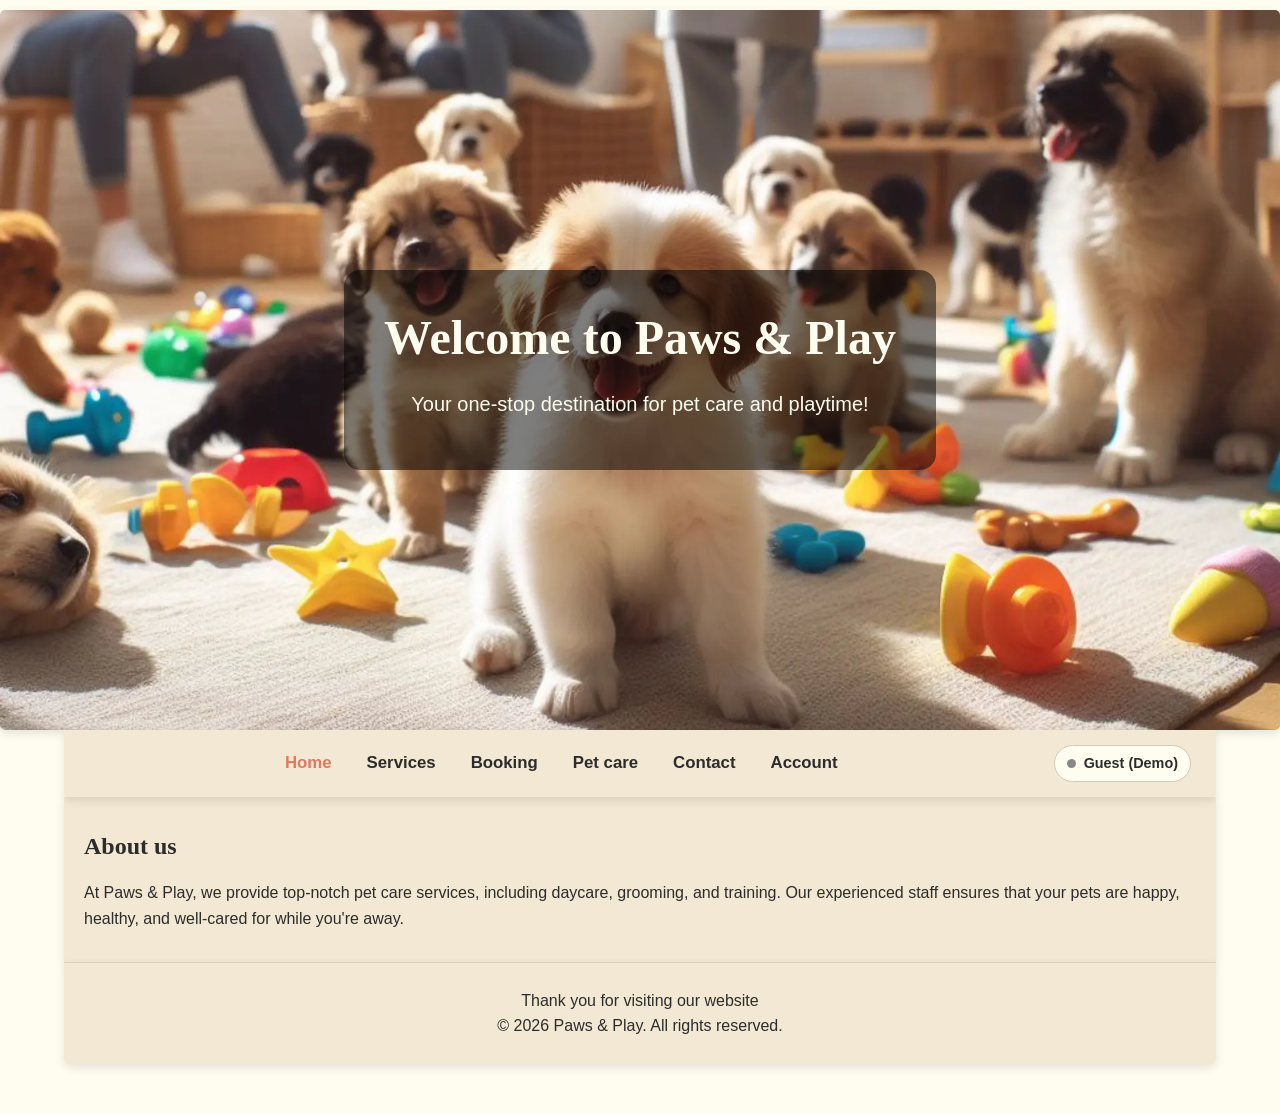
<file: index.html>
<!DOCTYPE html>
<html lang="en">

<head>
    <meta charset="UTF-8">
    <meta name="viewport" content="width=device-width, initial-scale=1.0">
    <title>Paws &amp; Play</title>
    <link rel="stylesheet" href="css/styles.css">
    <link rel="icon" type="image/x-icon" href="images/favicon.ico">
</head>

<body>
    <main>
        <!-- Hero banner with welcome message -->
        <section class="hero">
            <picture class="hero-picture">
                <source type="image/webp" srcset="images/index-images/daycare-hero-1920.webp 1920w" sizes="100vw">
                <img src="images/index-images/daycare-hero-1920.webp" alt="Happy pets playing" width="1920"
                    height="1080" fetchpriority="high">
            </picture>
            <div class="hero-content">
                <h1>Welcome to Paws &amp; Play</h1>
                <p>Your one-stop destination for pet care and playtime!</p>
            </div>
        </section>

        <!-- Main navigation and demo account badge -->
        <header class="header">
            <input type="checkbox" id="index-open-menu" class="index-menu-toggle">
            <label for="index-open-menu" class="index-menu-icon">&#9776;</label>
            <nav class="nav">
                <ul class="nav-list">
                    <li class="nav-item"><a href="index.html" class="nav-link" aria-current="page">Home</a></li>
                    <li class="nav-item"><a href="services.html" class="nav-link">Services</a></li>
                    <li class="nav-item"><a href="booking.html" class="nav-link">Booking</a></li>
                    <li class="nav-item"><a href="pet-care.html" class="nav-link">Pet care</a></li>
                    <li class="nav-item"><a href="contact.html" class="nav-link">Contact</a></li>
                    <li class="nav-item"><a href="account.html" class="nav-link">Account</a></li>
                </ul>
                <div class="user-corner" aria-label="Account status">
                    <span class="user-dot"></span>
                    <span>Guest (Demo)</span>
                </div>
            </nav>
        </header>

        <!-- About section -->
        <section class="content">
            <h2>About us</h2>
            <p>At Paws &amp; Play, we provide top-notch pet care services, including daycare, grooming, and training.
                Our
                experienced staff ensures that your pets are happy, healthy, and well-cared for while you're away.</p>
        </section>
    </main>

    <!-- Page footer -->
    <footer class="footer">
        <p>Thank you for visiting our website</p>
        <p>&copy; 2026 Paws &amp; Play. All rights reserved.</p>
    </footer>
</body>

</html>
</file>
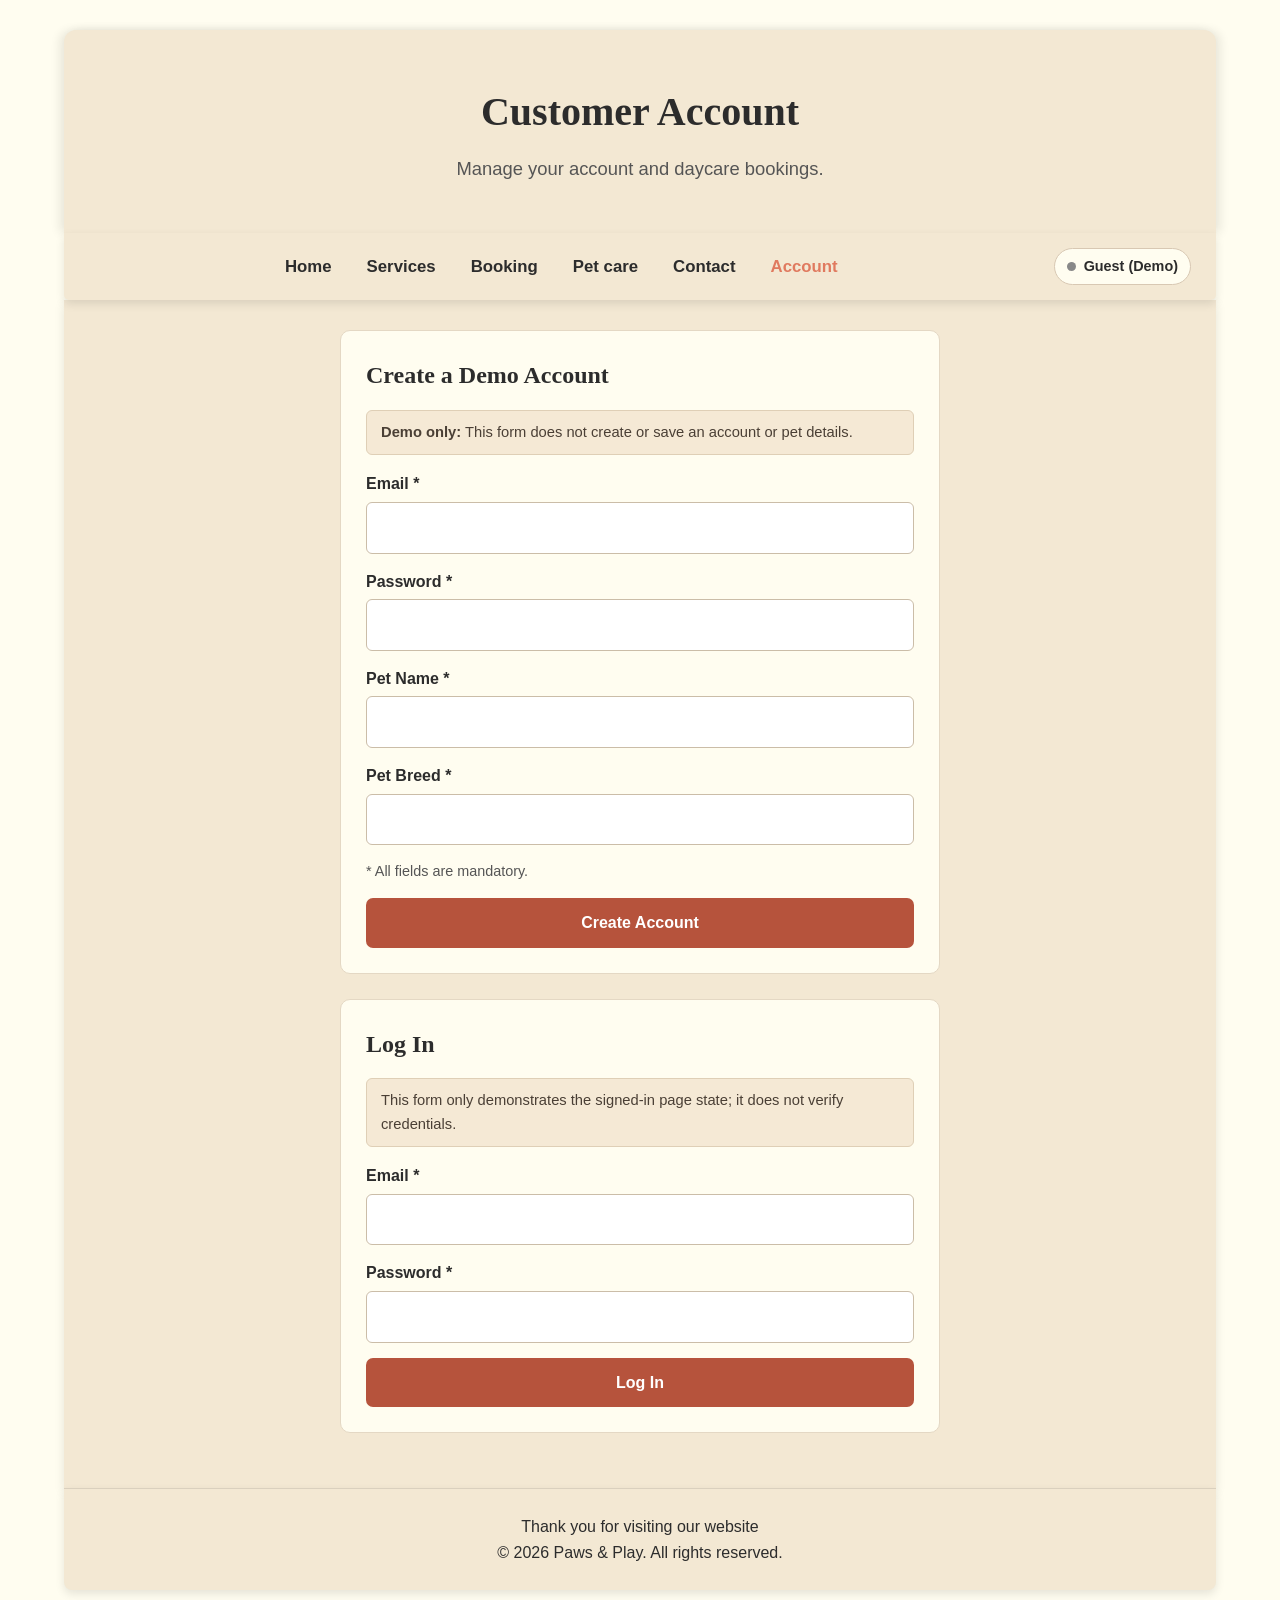
<file: account.html>
<!DOCTYPE html>
<html lang="en">

<head>
    <meta charset="UTF-8">
    <meta name="viewport" content="width=device-width, initial-scale=1.0">
    <meta name="description" content="Create an account and save your pet details at Paws & Play.">
    <title>Account | Paws &amp; Play</title>
    <link rel="stylesheet" href="css/styles.css">
    <link rel="icon" type="image/x-icon" href="images/favicon.ico">
</head>

<body>
    <main>
        <!-- Page heading banner -->
        <section class="page-banner">
            <h1>Customer Account</h1>
            <p>Manage your account and daycare bookings.</p>
        </section>

        <!-- Navigation bar and demo account indicator -->
        <header class="header">
            <input type="checkbox" id="open-menu" class="menu-toggle">
            <label for="open-menu" class="menu-icon" aria-label="Toggle navigation menu">&#9776;</label>
            <nav class="nav" aria-label="Main navigation">
                <ul class="nav-list">
                    <li class="nav-item"><a href="index.html" class="nav-link">Home</a></li>
                    <li class="nav-item"><a href="services.html" class="nav-link">Services</a></li>
                    <li class="nav-item"><a href="booking.html" class="nav-link">Booking</a></li>
                    <li class="nav-item"><a href="pet-care.html" class="nav-link">Pet care</a></li>
                    <li class="nav-item"><a href="contact.html" class="nav-link">Contact</a></li>
                    <li class="nav-item"><a href="account.html" class="nav-link" aria-current="page">Account</a></li>
                </ul>
                <div class="user-corner" aria-label="Account status">
                    <span class="user-dot"></span>
                    <span class="guest-badge">Guest (Demo)</span>
                    <span class="logged-in-badge">Logged in: Demo User</span>
                    <span class="booking-badge">Booking demo</span>
                    <a href="#logged-out" class="logout-link">Log out</a>
                </div>
            </nav>
        </header>
        <!-- Account content -->
        <section class="content">
            <div id="logged-in" class="css-state-anchor"></div>
            <div id="logged-out" class="css-state-anchor"></div>

            <section id="account-dashboard" class="form-panel">
                <h2>Your Account</h2>
                <p>You are signed in for this demo.</p>
                <h3>Your Bookings</h3>
                <p>No bookings are attached to this demo account yet. <a href="booking.html">Make a booking</a>.</p>
            </section>
            <!-- Booking demo -->
            <section id="booking" class="form-panel account-booking-panel">
                <h2>Your Booking</h2>
                <p class="demo-note">
                    This HTML/CSS-only demo does not retain the details entered in the booking form. The card below
                    demonstrates where a booking would appear on your account.
                </p>
                <article class="account-booking">
                    <h3>Daycare booking request</h3>
                    <p>Booking details are not saved in this demo.</p>
                    <input type="checkbox" id="cancel-booking" class="state-toggle">
                    <label for="cancel-booking" class="cancel-booking-button">Cancel booking</label>
                    <p class="cancelled-message">Booking cancelled for this demo.</p>
                    <form action="#rescheduled" method="get" class="reschedule-form">
                        <label for="reschedule-date">Choose a new date</label>
                        <input type="date" id="reschedule-date" required>
                        <button type="submit" class="form-button">Reschedule</button>
                    </form>
                    <div id="rescheduled" class="reschedule-confirmation">
                        Your reschedule request is shown for this demo. The selected date is not saved.
                    </div>
                </article>
                <p><a href="booking.html">Make another booking</a></p>
            </section>
            <!-- Account forms -->
            <div id="account-forms">
                <section class="form-panel">
                    <h2>Create a Demo Account</h2>
                    <p class="demo-note">
                        <strong>Demo only:</strong> This form does not create or save an account or pet details.
                    </p>

                    <form action="#logged-in" method="get" class="demo-form">
                        <div class="form-field">
                            <label for="reg-email">Email *</label>
                            <input type="email" id="reg-email" autocomplete="email" required>
                        </div>
                        <div class="form-field">
                            <label for="reg-password">Password *</label>
                            <input type="password" id="reg-password" minlength="4" autocomplete="new-password"
                                required>
                        </div>
                        <div class="form-field">
                            <label for="reg-pet-name">Pet Name *</label>
                            <input type="text" id="reg-pet-name" required>
                        </div>
                        <div class="form-field">
                            <label for="reg-breed">Pet Breed *</label>
                            <input type="text" id="reg-breed" required>
                        </div>
                        <p class="form-hint">* All fields are mandatory.</p>
                        <button type="submit" class="form-button">Create Account</button>
                    </form>
                </section>

                <section class="form-panel">
                    <h2>Log In</h2>
                    <p class="demo-note">
                        This form only demonstrates the signed-in page state; it does not verify credentials.
                    </p>
                    <form action="#logged-in" method="get" class="demo-form">
                        <div class="form-field">
                            <label for="login-email">Email *</label>
                            <input type="email" id="login-email" autocomplete="email" required>
                        </div>
                        <div class="form-field">
                            <label for="login-password">Password *</label>
                            <input type="password" id="login-password" autocomplete="current-password" required>
                        </div>
                        <button type="submit" class="form-button">Log In</button>
                    </form>
                </section>
            </div>
        </section>
    </main>

    <!-- Page footer -->
    <footer class="footer">
        <p>Thank you for visiting our website</p>
        <p>&copy; 2026 Paws &amp; Play. All rights reserved.</p>
    </footer>
</body>

</html>
</file>
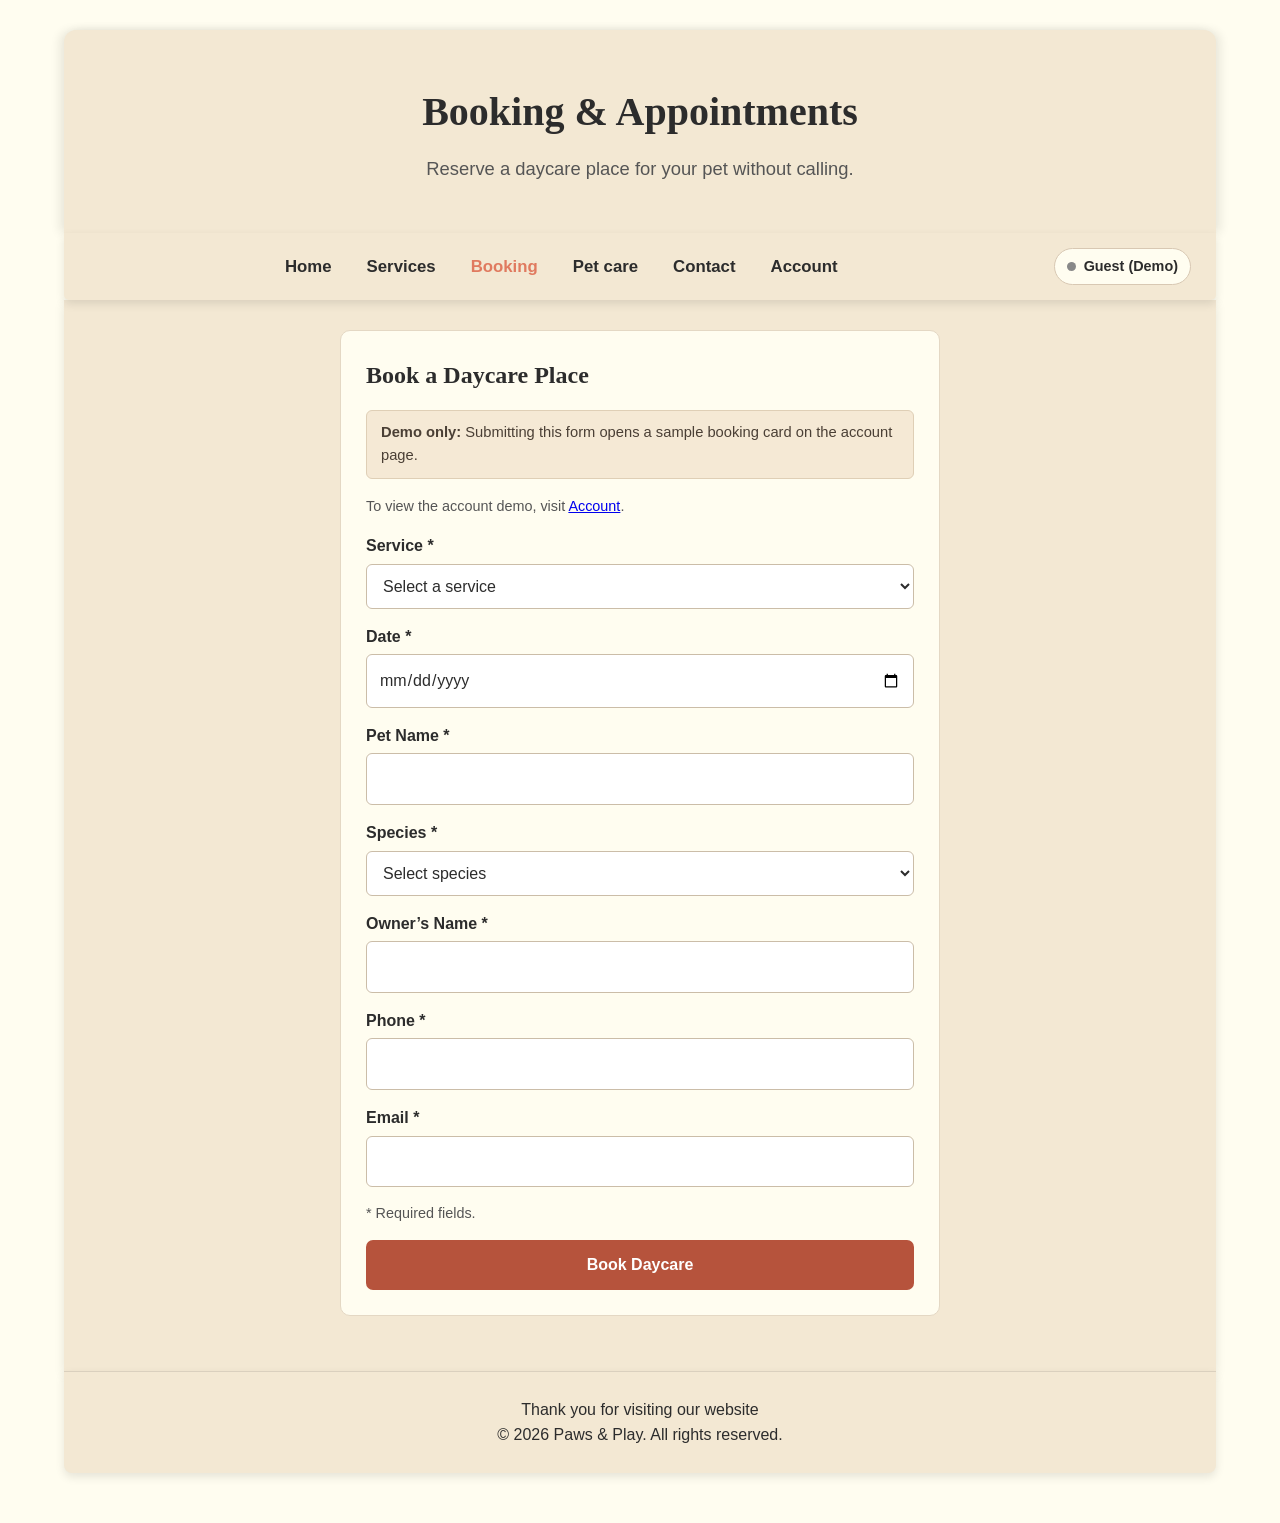
<file: booking.html>
<!DOCTYPE html>
<html lang="en">

<head>
    <meta charset="UTF-8">
    <meta name="viewport" content="width=device-width, initial-scale=1.0">
    <meta name="description" content="Book a daycare place for your pet at Paws & Play.">
    <title>Booking | Paws &amp; Play</title>
    <link rel="stylesheet" href="css/styles.css">
    <link rel="icon" type="image/x-icon" href="images/favicon.ico">
</head>

<body>
    <main>
        <!-- Page heading banner -->
        <section class="page-banner">
            <h1>Booking &amp; Appointments</h1>
            <p>Reserve a daycare place for your pet without calling.</p>
        </section>

        <!-- Navigation bar and demo account badge -->
        <header class="header">
            <input type="checkbox" id="open-menu" class="menu-toggle">
            <label for="open-menu" class="menu-icon" aria-label="Toggle navigation menu">&#9776;</label>
            <nav class="nav" aria-label="Main navigation">
                <ul class="nav-list">
                    <li class="nav-item"><a href="index.html" class="nav-link">Home</a></li>
                    <li class="nav-item"><a href="services.html" class="nav-link">Services</a></li>
                    <li class="nav-item"><a href="booking.html" class="nav-link" aria-current="page">Booking</a></li>
                    <li class="nav-item"><a href="pet-care.html" class="nav-link">Pet care</a></li>
                    <li class="nav-item"><a href="contact.html" class="nav-link">Contact</a></li>
                    <li class="nav-item"><a href="account.html" class="nav-link">Account</a></li>
                </ul>
                <div class="user-corner" aria-label="Account status">
                    <span class="user-dot"></span>
                    <span class="guest-badge">Guest (Demo)</span>
                    <span class="booking-badge">Booking demo</span>
                </div>
            </nav>
        </header>

        <section class="content">
            <!-- Daycare reservation form -->
            <section class="form-panel">
                <h2>Book a Daycare Place</h2>
                <p class="demo-note">
                    <strong>Demo only:</strong> Submitting this form opens a sample booking card on the account page.
                </p>
                <p class="form-hint booking-account-hint">
                    To view the account demo, visit <a href="account.html">Account</a>.
                </p>

                <form action="account.html#booking" method="get" class="demo-form">
                    <div class="form-field">
                        <label for="service">Service *</label>
                        <select id="service" required>
                            <option value="">Select a service</option>
                            <option value="Full-Day Dog Daycare">Full-Day Dog Daycare - €30</option>
                            <option value="Half-Day Dog Daycare">Half-Day Dog Daycare - €18</option>
                            <option value="Puppy Daycare">Puppy Daycare - €25</option>
                            <option value="Pet Care and Feeding">Pet Care and Feeding - €15</option>
                        </select>
                    </div>

                    <div class="form-field">
                        <label for="booking-date">Date *</label>
                        <input type="date" id="booking-date" min="2026-11-26" required>
                    </div>

                    <div class="form-field">
                        <label for="pet-name">Pet Name *</label>
                        <input type="text" id="pet-name" required>
                    </div>

                    <div class="form-field">
                        <label for="species">Species *</label>
                        <select id="species" required>
                            <option value="">Select species</option>
                            <option value="Dog">Dog</option>
                            <option value="Cat">Cat</option>
                            <option value="Other">Other</option>
                        </select>
                    </div>

                    <div class="form-field">
                        <label for="owner-name">Owner’s Name *</label>
                        <input type="text" id="owner-name" autocomplete="name" required>
                    </div>

                    <div class="form-field">
                        <label for="phone">Phone *</label>
                        <input type="tel" id="phone" autocomplete="tel" required>
                    </div>

                    <div class="form-field">
                        <label for="email">Email *</label>
                        <input type="email" id="email" autocomplete="email" required>
                    </div>

                    <p class="form-hint">* Required fields.</p>

                    <button type="submit" class="form-button">Book Daycare</button>
                </form>
            </section>
        </section>
    </main>

    <!-- Page footer -->
    <footer class="footer">
        <p>Thank you for visiting our website</p>
        <p>&copy; 2026 Paws &amp; Play. All rights reserved.</p>
    </footer>
</body>

</html>
</file>
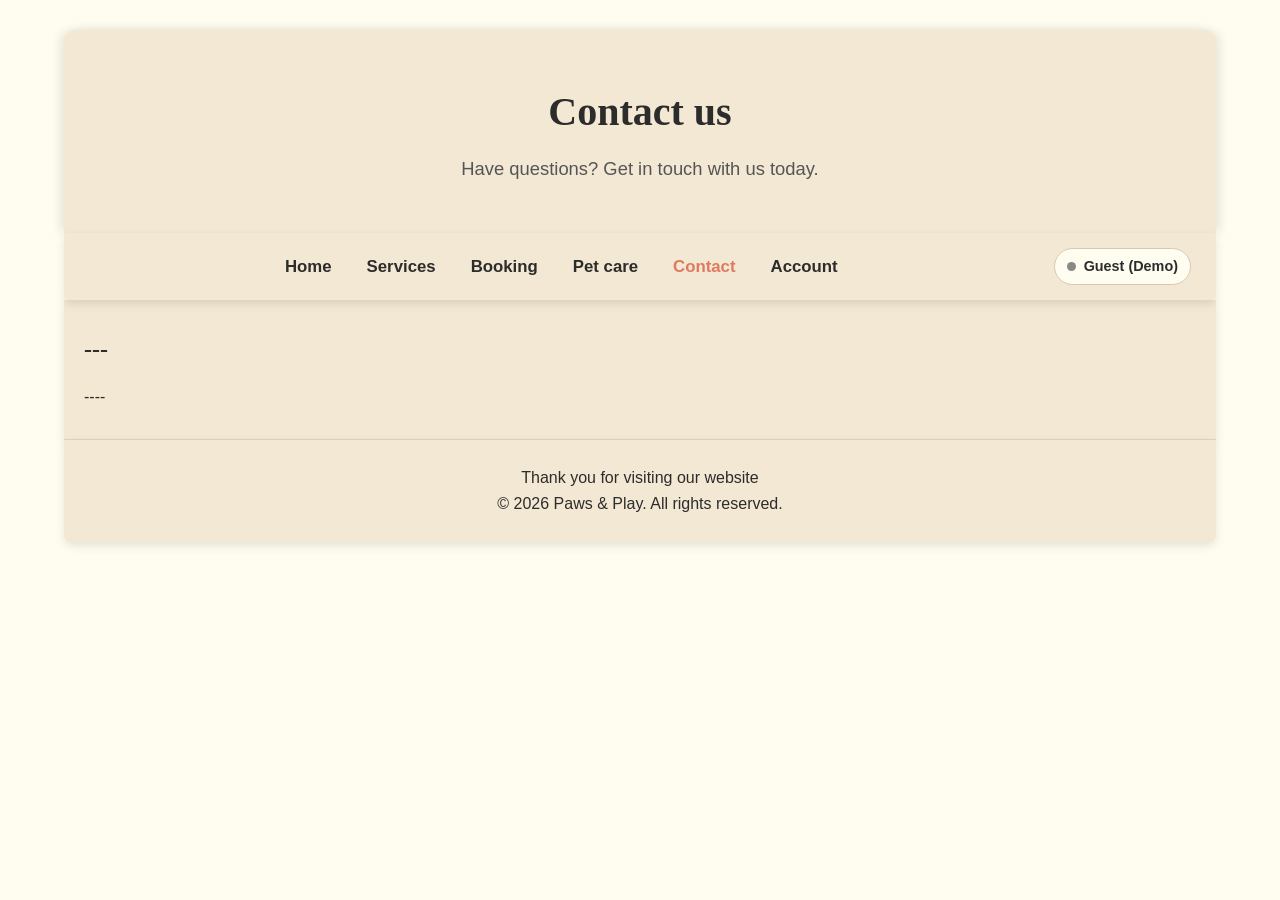
<file: contact.html>
<!DOCTYPE html>
<html lang="en">

<head>
    <meta charset="UTF-8">
    <meta name="viewport" content="width=device-width, initial-scale=1.0">
    <title>Contact</title>
    <link rel="stylesheet" href="css/styles.css">
    <link rel="icon" type="image/x-icon" href="images/favicon.ico">
</head>

<body>
    <main>
        <!-- Page heading banner -->
        <section class="page-banner">
            <h1>Contact us</h1>
            <p>Have questions? Get in touch with us today.</p>
        </section>

        <!-- Navigation bar and demo account badge -->
        <header class="header">
            <input type="checkbox" id="open-menu" class="menu-toggle">
            <label for="open-menu" class="menu-icon">&#9776;</label>
            <nav class="nav">
                <ul class="nav-list">
                    <li class="nav-item"><a href="index.html" class="nav-link">Home</a></li>
                    <li class="nav-item"><a href="services.html" class="nav-link">Services</a></li>
                    <li class="nav-item"><a href="booking.html" class="nav-link">Booking</a></li>
                    <li class="nav-item"><a href="pet-care.html" class="nav-link">Pet care</a></li>
                    <li class="nav-item"><a href="contact.html" class="nav-link" aria-current="page">Contact</a></li>
                    <li class="nav-item"><a href="account.html" class="nav-link">Account</a></li>
                </ul>
                <div class="user-corner" aria-label="Account status">
                    <span class="user-dot"></span>
                    <span>Guest (Demo)</span>
                </div>
            </nav>
        </header>

        <!-- Placeholder content area -->
        <section class="content">
            <h2>---</h2>
            <p>----</p>
        </section>
    </main>

    <!-- Page footer -->
    <footer class="footer">
        <p>Thank you for visiting our website</p>
        <p>&copy; 2026 Paws &amp; Play. All rights reserved.</p>
    </footer>
</body>

</html>
</file>
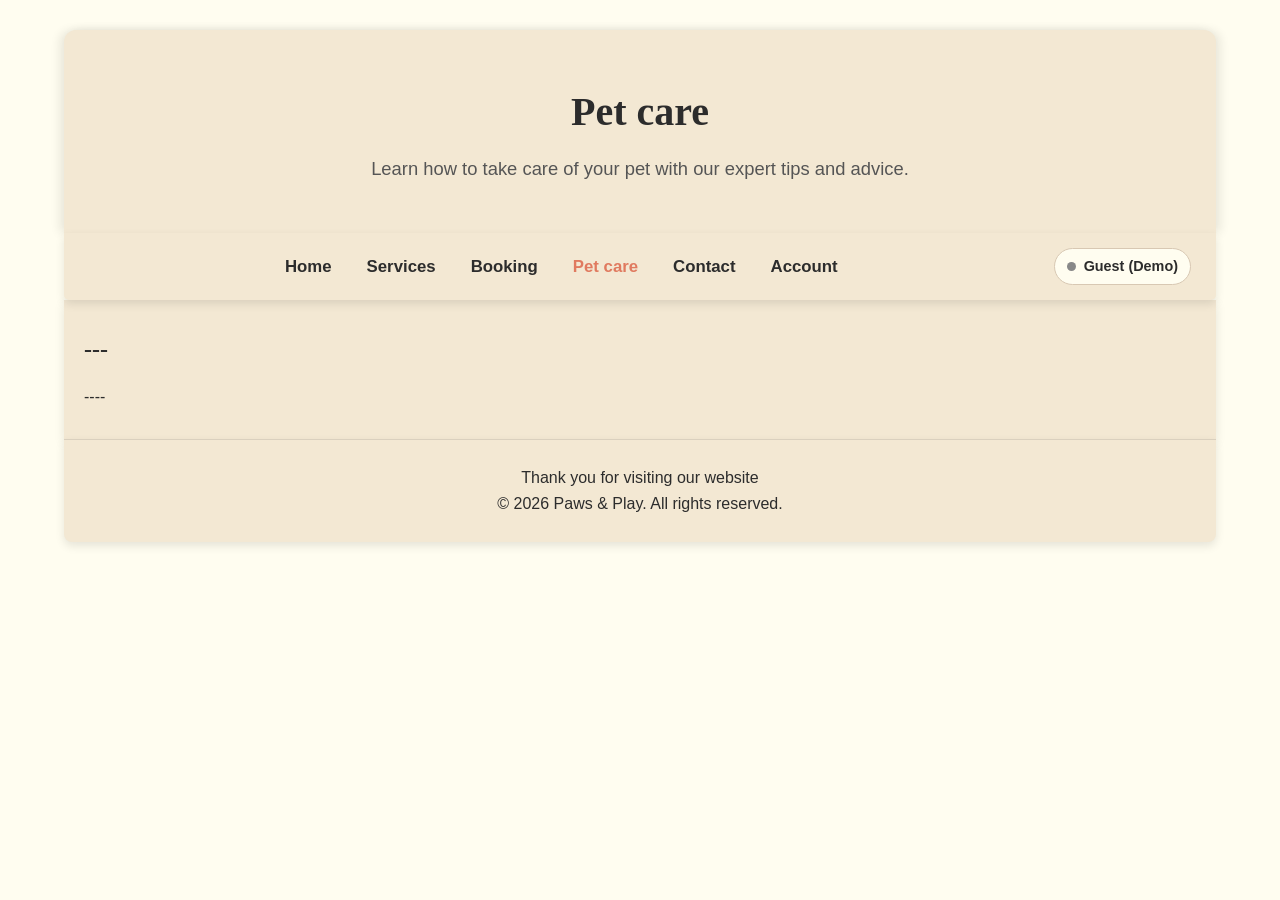
<file: pet-care.html>
<!DOCTYPE html>
<html lang="en">

<head>
    <meta charset="UTF-8">
    <meta name="viewport" content="width=device-width, initial-scale=1.0">
    <title>Pet care</title>
    <link rel="stylesheet" href="css/styles.css">
    <link rel="icon" type="image/x-icon" href="images/favicon.ico">
</head>

<body>
    <main>
        <!-- Page heading banner -->
        <section class="page-banner">
            <h1>Pet care</h1>
            <p>Learn how to take care of your pet with our expert tips and advice.</p>
        </section>

        <!-- Navigation bar and demo account badge -->
        <header class="header">
            <input type="checkbox" id="open-menu" class="menu-toggle">
            <label for="open-menu" class="menu-icon">&#9776;</label>
            <nav class="nav">
                <ul class="nav-list">
                    <li class="nav-item"><a href="index.html" class="nav-link">Home</a></li>
                    <li class="nav-item"><a href="services.html" class="nav-link">Services</a></li>
                    <li class="nav-item"><a href="booking.html" class="nav-link">Booking</a></li>
                    <li class="nav-item"><a href="pet-care.html" class="nav-link" aria-current="page">Pet care</a></li>
                    <li class="nav-item"><a href="contact.html" class="nav-link">Contact</a></li>
                    <li class="nav-item"><a href="account.html" class="nav-link">Account</a></li>
                </ul>
                <div class="user-corner" aria-label="Account status">
                    <span class="user-dot"></span>
                    <span>Guest (Demo)</span>
                </div>
            </nav>
        </header>

        <!-- Placeholder content area -->
        <section class="content">
            <h2>---</h2>
            <p>----</p>
        </section>
    </main>

    <!-- Page footer -->
    <footer class="footer">
        <p>Thank you for visiting our website</p>
        <p>&copy; 2026 Paws &amp; Play. All rights reserved.</p>
    </footer>
</body>

</html>
</file>
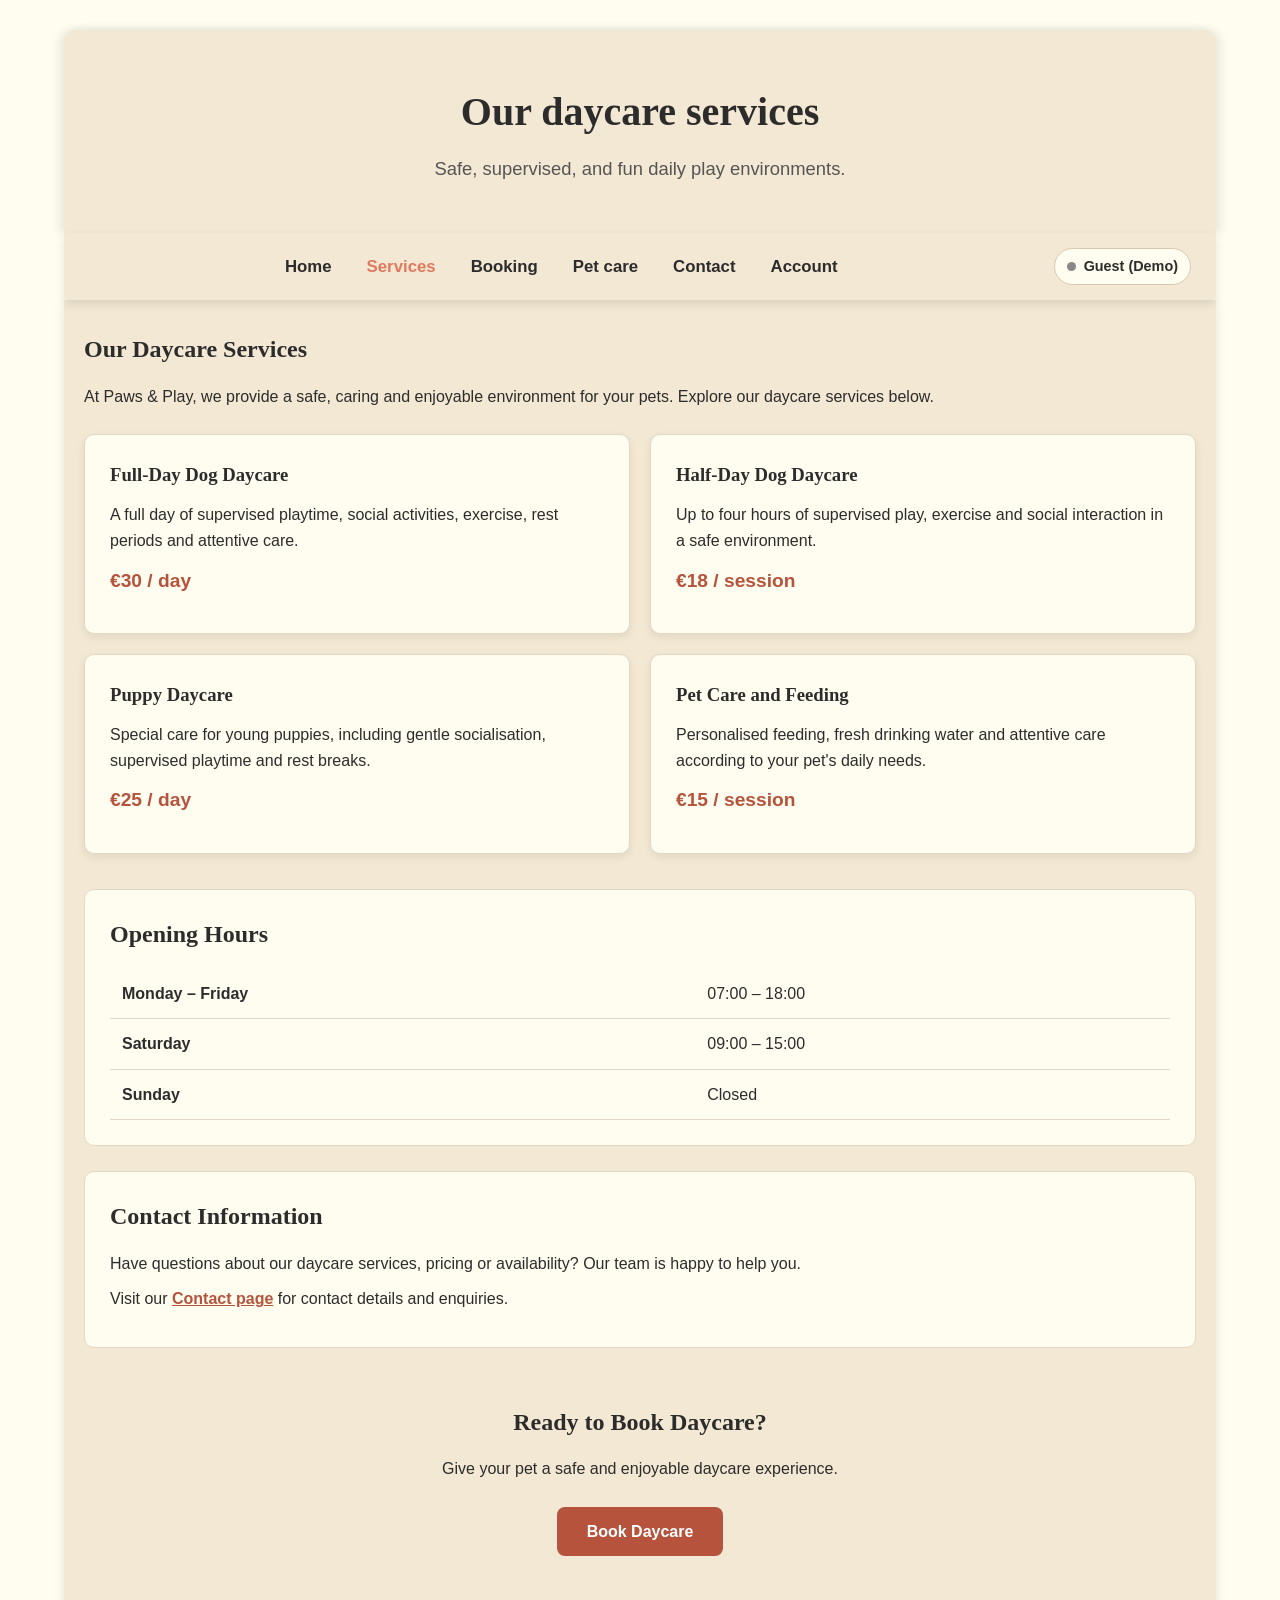
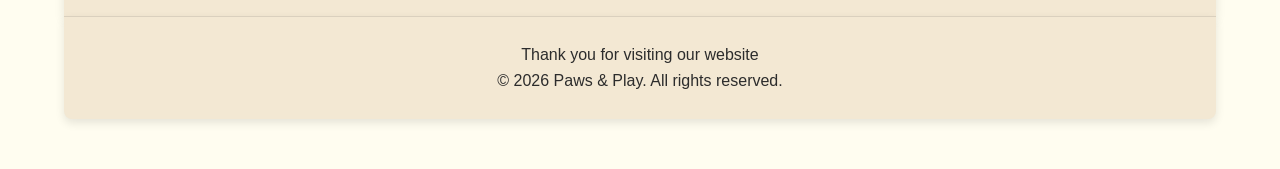
<file: services.html>
<!DOCTYPE html>
<html lang="en">

<head>
    <meta charset="UTF-8">
    <meta name="viewport" content="width=device-width, initial-scale=1.0">
    <meta name="description" content="Explore pet daycare services, prices and opening hours at Paws & Play.">
    <title>Daycare Services | Paws &amp; Play</title>
    <link rel="stylesheet" href="css/styles.css">
    <link rel="icon" type="image/x-icon" href="images/favicon.ico">
</head>

<body>
    <main>
        <!-- Page heading banner -->
        <section class="page-banner">
            <h1>Our daycare services</h1>
            <p>Safe, supervised, and fun daily play environments.</p>
        </section>

        <!-- Navigation bar and demo account badge -->
        <header class="header">
            <input type="checkbox" id="open-menu" class="menu-toggle">
            <label for="open-menu" class="menu-icon" aria-label="Toggle navigation menu">&#9776;</label>
            <nav class="nav" aria-label="Main navigation">
                <ul class="nav-list">
                    <li class="nav-item"><a href="index.html" class="nav-link">Home</a></li>
                    <li class="nav-item"><a href="services.html" class="nav-link" aria-current="page">Services</a></li>
                    <li class="nav-item"><a href="booking.html" class="nav-link">Booking</a></li>
                    <li class="nav-item"><a href="pet-care.html" class="nav-link">Pet care</a></li>
                    <li class="nav-item"><a href="contact.html" class="nav-link">Contact</a></li>
                    <li class="nav-item"><a href="account.html" class="nav-link">Account</a></li>
                </ul>
                <div class="user-corner" aria-label="Account status">
                    <span class="user-dot"></span>
                    <span>Guest (Demo)</span>
                </div>
            </nav>
        </header>

        <section class="content services-content">
            <h2>Our Daycare Services</h2>
            <p>
                At Paws &amp; Play, we provide a safe, caring and enjoyable environment for your pets.
                Explore our daycare services below.
            </p>

            <!-- Service pricing cards -->
            <div class="services-grid">
                <article class="service-card">
                    <h3>Full-Day Dog Daycare</h3>
                    <p>A full day of supervised playtime, social activities, exercise, rest periods and attentive care.
                    </p>
                    <p class="service-price">€30 / day</p>
                </article>

                <article class="service-card">
                    <h3>Half-Day Dog Daycare</h3>
                    <p>Up to four hours of supervised play, exercise and social interaction in a safe environment.</p>
                    <p class="service-price">€18 / session</p>
                </article>

                <article class="service-card">
                    <h3>Puppy Daycare</h3>
                    <p>Special care for young puppies, including gentle socialisation, supervised playtime and rest
                        breaks.</p>
                    <p class="service-price">€25 / day</p>
                </article>

                <article class="service-card">
                    <h3>Pet Care and Feeding</h3>
                    <p>Personalised feeding, fresh drinking water and attentive care according to your pet's daily
                        needs.</p>
                    <p class="service-price">€15 / session</p>
                </article>
            </div>

            <!-- Opening hours table -->
            <section class="services-info" aria-labelledby="hours-heading">
                <h2 id="hours-heading">Opening Hours</h2>
                <table class="hours-table">
                    <tbody>
                        <tr>
                            <th scope="row">Monday – Friday</th>
                            <td>07:00 – 18:00</td>
                        </tr>
                        <tr>
                            <th scope="row">Saturday</th>
                            <td>09:00 – 15:00</td>
                        </tr>
                        <tr>
                            <th scope="row">Sunday</th>
                            <td>Closed</td>
                        </tr>
                    </tbody>
                </table>
            </section>

            <!-- Contact link box -->
            <section class="services-info" aria-labelledby="contact-heading">
                <h2 id="contact-heading">Contact Information</h2>
                <p>Have questions about our daycare services, pricing or availability? Our team is happy to help you.
                </p>
                <p>Visit our <a href="contact.html">Contact page</a> for contact details and enquiries.</p>
            </section>

            <!-- Call to action button to booking page -->
            <div class="services-booking">
                <h2>Ready to Book Daycare?</h2>
                <p>Give your pet a safe and enjoyable daycare experience.</p>
                <a href="booking.html" class="service-book-button">Book Daycare</a>
            </div>
        </section>
    </main>

    <!-- Page footer -->
    <footer class="footer">
        <p>Thank you for visiting our website</p>
        <p>&copy; 2026 Paws &amp; Play. All rights reserved.</p>
    </footer>
</body>

</html>
</file>
<file: css/styles.css>
/* Reset box-sizing and default spacing */
* {
    box-sizing: border-box;
    margin: 0;
    padding: 0;
}

/* Base page colors and typography */
body {
    font-family: Roboto, Helvetica, Arial, sans-serif;
    background-color: #FFFDF0;
    color: #2C2C2C;
    line-height: 1.6;
}

h1,
h2,
h3 {
    font-family: Georgia, 'Times New Roman', serif;
    font-weight: bold;
}

/* Home page hero banner */
.hero {
    position: relative;
    width: 100%;
    max-width: 1700px;
    height: 80vh;
    margin: 10px auto 0 auto;
    display: flex;
    justify-content: center;
    align-items: center;
    overflow: hidden;
    border-radius: 5px;
    box-shadow: 0 4px 10px rgba(0, 0, 0, 0.1);
}

.hero-picture,
.hero-picture img {
    position: absolute;
    top: 0;
    left: 0;
    width: 100%;
    height: 100%;
    object-fit: cover;
    object-position: center;
    z-index: 1;
    box-shadow: 0 4px 8px rgba(0, 0, 0, 0.2);
    border-radius: 0 0 3px 3px;
}

/* Dark overlay behind hero text so it stays readable */
.hero-content {
    position: relative;
    z-index: 2;
    text-align: center;
    color: #FFFDF0;
    padding: 30px 40px;
    background: rgba(0, 0, 0, 0.5);
    border-radius: 16px;
    max-width: 90%;
}

.hero-content h1 {
    font-size: 3rem;
    margin-bottom: 12px;
}

.hero-content p {
    font-size: 1.25rem;
    margin-bottom: 20px;
}

/* Top banner on subpages */
.page-banner {
    width: 90%;
    max-width: 1200px;
    margin: 30px auto 0 auto;
    padding: 50px 30px;
    background-color: #F3E8D3;
    text-align: center;
    border-radius: 12px 12px 0 0;
    box-shadow: -5px 0 10px rgba(0, 0, 0, 0.08),
        5px 0 10px rgba(0, 0, 0, 0.08);
}

.page-banner h1 {
    font-size: 2.5rem;
    margin-bottom: 10px;
    color: #2C2C2C;
}

.page-banner p {
    font-size: 1.15rem;
    color: #555555;
    max-width: 600px;
    margin: 0 auto;
}

/* Sticky top navigation bar */
.header {
    width: 90%;
    max-width: 1200px;
    margin: 0 auto;
    position: sticky;
    top: 0;
    z-index: 1000;
    background-color: #F3E8D3;
    border-radius: 0 0 5px 5px;
    box-shadow: 0 4px 10px rgba(0, 0, 0, 0.1);
}

/* Mobile menu checkboxes and icons are hidden on desktop */
.index-menu-icon,
.index-menu-toggle,
.menu-icon,
.menu-toggle {
    display: none;
}

.nav {
    display: flex;
    justify-content: space-between;
    align-items: center;
    gap: 20px;
    padding: 15px 25px;
}

.nav-list {
    display: flex;
    justify-content: center;
    align-items: center;
    flex-wrap: wrap;
    list-style: none;
    gap: 35px;
    margin: 0 auto;
}

.nav-link {
    text-decoration: none;
    color: #2C2C2C;
    font-weight: bold;
    font-size: 1.05rem;
    transition: color 0.3s ease;
}

.nav-link:hover,
.nav-link[aria-current="page"] {
    color: #E07A5F;
}

/* Demo user indicator and log out link in the header */
.user-corner {
    display: inline-flex;
    align-items: center;
    gap: 8px;
    padding: 6px 12px;
    border-radius: 20px;
    background-color: #FFFDF0;
    border: 1px solid #D8C8B3;
    font-size: 0.9rem;
    font-weight: bold;
    color: #2C2C2C;
    white-space: nowrap;
}

.user-dot {
    width: 9px;
    height: 9px;
    border-radius: 50%;
    background-color: #888888;
    display: inline-block;
}

.logout-link {
    display: none;
    margin-left: 4px;
    padding-left: 8px;
    border-left: 1px solid #D8C8B3;
    color: #B6533C;
    text-decoration: none;
    font-size: 0.85rem;
    font-weight: bold;
    background: none;
    border-top: 0;
    border-right: 0;
    border-bottom: 0;
    cursor: pointer;
}

.logout-link:hover {
    text-decoration: underline;
}

/* Account states are demonstrated with the account page's URL fragment. */
.logged-in-badge,
.booking-badge,
.demo-login-banner {
    display: none;
}

body:has(#logged-in:target) .header .guest-badge,
body:has(#booking:target) .header .guest-badge,
body:has(#rescheduled:target) .header .guest-badge {
    display: none;
}

body:has(#logged-in:target) .header .logged-in-badge {
    display: inline-flex;
}

body:has(#booking:target) .header .logged-in-badge,
body:has(#rescheduled:target) .header .logged-in-badge {
    display: none;
}

body:has(#booking:target) .header .booking-badge,
body:has(#rescheduled:target) .header .booking-badge {
    display: inline-flex;
}

body:has(#logged-in:target) .header .user-dot,
body:has(#booking:target) .header .user-dot,
body:has(#rescheduled:target) .header .user-dot {
    background-color: #236238;
}

body:has(#logged-in:target) .header .logout-link {
    display: inline-flex;
}

#account-dashboard,
#booking {
    display: none;
}

body:has(#logged-in:target) #account-dashboard,
body:has(#booking:target) #booking,
body:has(#rescheduled:target) #booking {
    display: block;
}

body:has(#logged-in:target) #account-forms,
body:has(#booking:target) #account-forms,
body:has(#rescheduled:target) #account-forms {
    display: none;
}

body:has(#logged-out:target) #account-dashboard {
    display: none;
}

body:has(#logged-out:target) #account-forms {
    display: block;
}

.css-state-anchor {
    height: 0;
}

.account-booking {
    margin: 18px 0;
    padding: 18px;
    background: #FFFFFF;
    border: 1px solid #DDD0BD;
    border-radius: 8px;
}

.account-booking h3 {
    margin-bottom: 10px;
}

.state-toggle {
    position: absolute;
    width: 1px;
    height: 1px;
    padding: 0;
    margin: -1px;
    overflow: hidden;
    clip: rect(0, 0, 0, 0);
    clip-path: inset(50%);
    white-space: nowrap;
    border: 0;
}

.cancel-booking-button {
    display: inline-block;
    padding: 8px 12px;
    color: #FFFFFF;
    background: #B6533C;
    border-radius: 6px;
    font-weight: bold;
    cursor: pointer;
}

.state-toggle:focus-visible+.cancel-booking-button {
    outline: 3px solid #2C2C2C;
    outline-offset: 3px;
}

.cancelled-message,
.reschedule-confirmation {
    display: none;
    margin-top: 12px;
    color: #205A34;
    font-weight: bold;
}

#cancel-booking:checked~.cancelled-message,
#rescheduled:target {
    display: block;
}

#cancel-booking:checked~.cancel-booking-button,
#cancel-booking:checked~.reschedule-form {
    display: none;
}

#cancel-booking:checked {
    display: none;
}

#cancel-booking:checked~#rescheduled {
    display: none;
}

.reschedule-form {
    display: grid;
    gap: 10px;
    max-width: 300px;
}

.reschedule-form input {
    padding: 10px;
    border: 1px solid #CBBDA8;
    border-radius: 6px;
}

.booking-account-hint {
    margin-bottom: 15px;
}

/* Main content containers */
.main {
    display: grid;
    grid-template-columns: 1fr 1fr;
    gap: 30px;
    max-width: 1200px;
    width: 90%;
    margin: 30px auto 0 auto;
    padding: 40px 30px;
    background-color: #F3E8D3;
}

.content {
    width: 90%;
    max-width: 1200px;
    margin: 0 auto;
    background-color: #F3E8D3;
    padding: 30px 20px;
    box-shadow: 0 4px 10px rgba(0, 0, 0, 0.1);
}

.content h2,
.content h3 {
    margin-bottom: 15px;
    color: #2C2C2C;
}

/* Footer */
.footer {
    width: 90%;
    max-width: 1200px;
    margin: 0 auto 50px auto;
    background-color: #F3E8D3;
    color: #2C2C2C;
    text-align: center;
    padding: 25px 30px;
    border-radius: 0 0 8px 8px;
    box-shadow: 0 4px 10px rgba(0, 0, 0, 0.1);
    border-top: 1px solid rgba(0, 0, 0, 0.1);
}

/* Daycare services section */
.services-content>p {
    margin-bottom: 25px;
}

.services-grid {
    display: grid;
    grid-template-columns: repeat(2, minmax(0, 1fr));
    gap: 20px;
    margin-top: 25px;
    margin-bottom: 35px;
}

.service-card {
    background-color: #FFFDF0;
    padding: 25px;
    border-radius: 10px;
    border: 1px solid #E4D8C4;
    box-shadow: 0 3px 8px rgba(0, 0, 0, 0.08);
    transition: transform 0.2s ease,
        box-shadow 0.2s ease;
}

.service-card:hover {
    transform: translateY(-3px);
    box-shadow: 0 6px 14px rgba(0, 0, 0, 0.12);
}

.service-card h3 {
    margin-bottom: 12px;
}

.service-card p {
    margin-bottom: 12px;
}

.service-price {
    color: #B6533C;
    font-size: 1.2rem;
    font-weight: bold;
}

.services-info {
    background-color: #FFFDF0;
    padding: 25px;
    margin-bottom: 25px;
    border-radius: 10px;
    border: 1px solid #E4D8C4;
}

.services-info h2 {
    margin-bottom: 15px;
}

.services-info p {
    margin-bottom: 10px;
}

.services-info a {
    color: #B6533C;
    font-weight: bold;
}

.hours-table {
    width: 100%;
    border-collapse: collapse;
}

.hours-table th,
.hours-table td {
    padding: 12px;
    text-align: left;
    border-bottom: 1px solid #E4D8C4;
}

.hours-table th {
    font-weight: bold;
}

.services-booking {
    text-align: center;
    padding: 30px 20px;
}

.services-booking p {
    margin-bottom: 25px;
}

.service-book-button {
    display: inline-block;
    padding: 12px 30px;
    background-color: #B6533C;
    color: #FFFFFF;
    text-decoration: none;
    font-weight: bold;
    border-radius: 8px;
    transition: background-color 0.2s ease;
}

.service-book-button:hover,
.service-book-button:focus-visible {
    background-color: #873D2C;
}

/* Keep form cards capped at 600px and centered on large screens */
.form-panel {
    max-width: 600px;
    width: 100%;
    margin: 0 auto 25px auto;
    background: #FFFDF0;
    border: 1px solid #E4D8C4;
    padding: 25px;
    border-radius: 10px;
}

.demo-note {
    background-color: #F5E9D5;
    border: 1px solid #DFCFB6;
    padding: 10px 14px;
    border-radius: 6px;
    font-size: 0.92rem;
    color: #4A3F35;
    margin-bottom: 16px;
}

.demo-form {
    display: grid;
    gap: 15px;
}

.form-field {
    display: flex;
    flex-direction: column;
    gap: 5px;
}

.form-field label {
    font-weight: bold;
}

.form-field input,
.form-field select {
    width: 100%;
    padding: 12px;
    border: 1px solid #CBBDA8;
    border-radius: 6px;
    background: #FFFFFF;
    color: #2C2C2C;
    font: inherit;
}

.form-field input:focus,
.form-field select:focus {
    outline: 2px solid #B6533C;
    outline-offset: 1px;
}

/* Highlight invalid fields after user interaction */
.demo-form input:user-invalid,
.demo-form select:user-invalid {
    border-color: #A52A2A;
    background-color: #FFF5F5;
}

.form-hint {
    font-size: 0.9rem;
    color: #555555;
}

.form-button {
    display: inline-block;
    padding: 12px 20px;
    background: #B6533C;
    color: #FFFFFF;
    border: none;
    border-radius: 7px;
    font: inherit;
    font-weight: bold;
    cursor: pointer;
}

.form-button:hover,
.form-button:focus-visible {
    background: #873D2C;
}

/* Show demo confirmation preview when its anchor ID is targeted */
.demo-booking-preview {
    display: none;
    margin-top: 20px;
    background: #FFFFFF;
    border: 1px solid #DDD0BD;
    padding: 18px;
    border-radius: 8px;
    box-shadow: 0 2px 6px rgba(0, 0, 0, 0.06);
}

.demo-booking-preview:target {
    display: block;
}

.demo-status-pill {
    display: inline-block;
    margin-top: 8px;
    padding: 4px 10px;
    border-radius: 14px;
    background: #E2F2E4;
    color: #236238;
    font-size: 0.85rem;
    font-weight: bold;
}

/* Tablet layout adjustments */
@media (max-width: 900px) {
    .content {
        grid-template-columns: 1fr;
        padding: 30px 20px;
    }

    .nav-list {
        gap: 20px;
    }

    .hero {
        height: 60vh;
    }

    .hero-content h1 {
        font-size: 2rem;
    }

    .hero-content p {
        font-size: 1rem;
    }
}

/* Mobile menu and single-column layout */
@media (max-width: 600px) {
    .hero {
        height: 40vh;
    }

    .page-banner {
        border-radius: 5px;
    }

    .page-banner h1 {
        font-size: 2rem;
    }

    .page-banner p {
        font-size: 1rem;
    }

    .content {
        grid-template-columns: 1fr;
        padding: 20px 15px;
        border-radius: 5px;
    }

    .index-menu-toggle {
        display: block;
        position: absolute;
        width: 1px;
        height: 1px;
        opacity: 0;
    }

    .index-menu-icon {
        display: block;
        padding: 10px;
        background-color: #E07A5F;
        color: #FFFDF0;
        align-self: end;
        margin: 10px 0;
        border-radius: 5px;
        font-size: 1.8rem;
        cursor: pointer;
        grid-row: 1;
        grid-column: 3;
        justify-self: end;
        transition: background-color 0.25s ease,
            color 0.25s ease,
            transform 0.15s ease;
    }

    .index-menu-toggle:checked~.nav {
        display: block;
    }

    .header {
        background-color: #FFFDF0;
        box-shadow: none;
    }

    .nav {
        display: none;
        flex-direction: column;
        align-items: flex-end;
    }

    .nav ul {
        display: flex;
        flex-direction: column;
        gap: 15px;
        list-style: none;
        align-items: flex-end;
        margin: 0 0 15px 0;
    }

    .menu-toggle {
        display: block;
        position: absolute;
        width: 1px;
        height: 1px;
        opacity: 0;
    }

    .menu-icon {
        display: block;
        padding: 10px;
        margin: 10px 0;
        background-color: #E07A5F;
        color: #FFFDF0;
        border-radius: 5px;
        font-size: 1.8rem;
        cursor: pointer;
        grid-row: 1;
        grid-column: 3;
        justify-self: end;
        transition: background-color 0.25s ease,
            color 0.25s ease,
            transform 0.15s ease;
    }

    .index-menu-icon:hover,
    .menu-icon:hover {
        background-color: #2C2C2C;
        color: #FFFDF0;
        transform: scale(1.1);
    }

    .menu-toggle:checked~.nav {
        display: block;
    }

    .services-grid {
        grid-template-columns: 1fr;
    }

    .service-card {
        padding: 20px;
    }

    .services-info {
        padding: 20px 15px;
    }

    .hours-table th,
    .hours-table td {
        padding: 10px 5px;
        font-size: 0.9rem;
    }

    .services-booking {
        padding: 25px 10px;
    }
}

/* Narrow screen tweaks for 360px viewports */
@media (max-width: 360px) {

    .page-banner,
    .header,
    .content,
    .footer {
        width: 95%;
    }

    .page-banner {
        padding: 30px 15px;
    }

    .page-banner h1 {
        font-size: 1.6rem;
    }

    .form-panel {
        padding: 15px 10px;
    }

    .form-field input,
    .form-field select,
    .form-button {
        padding: 10px;
        font-size: 0.95rem;
    }

    .user-corner {
        font-size: 0.82rem;
        padding: 5px 10px;
    }
}
</file>
